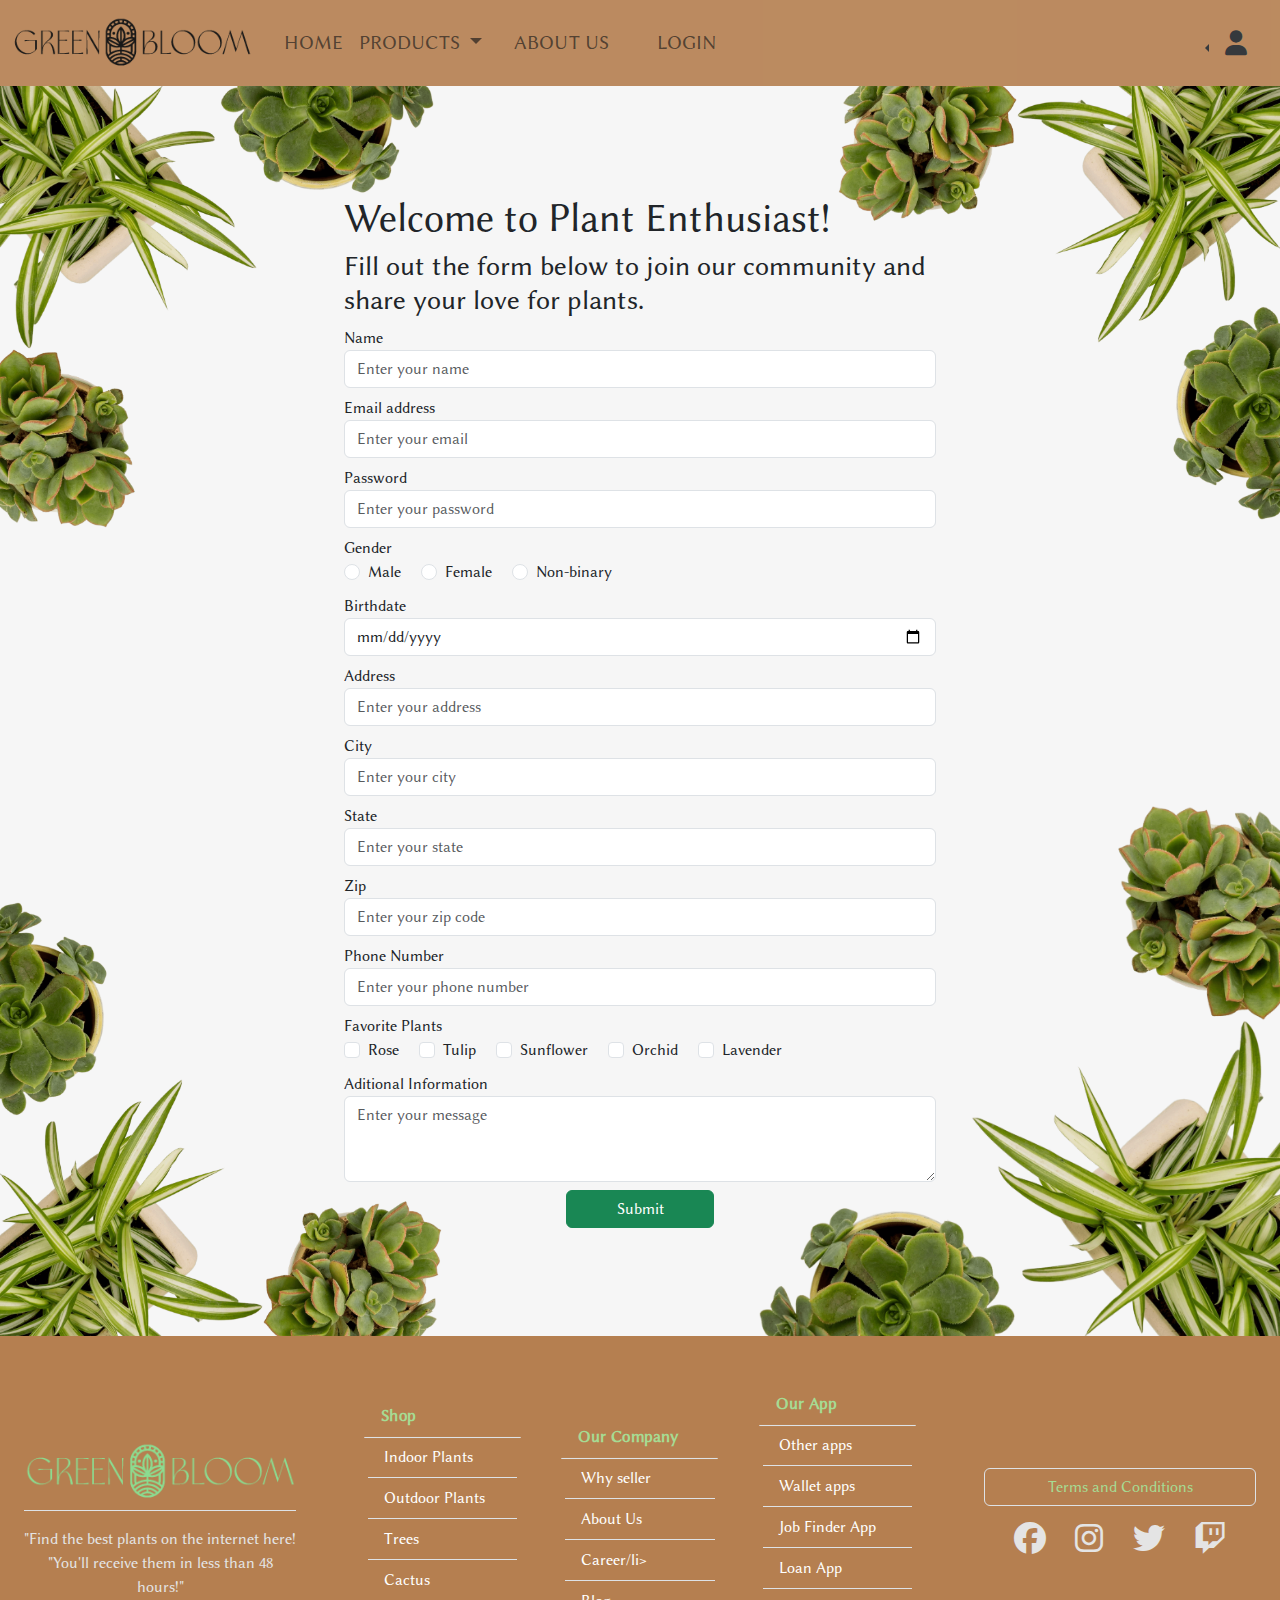
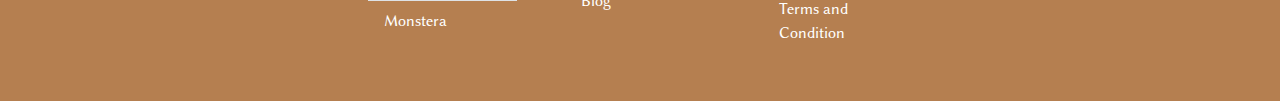
<file: GreenBloom/pages/member.html>
<!DOCTYPE html>
<html lang="es">

<head>
    <meta charset="UTF-8">
    <meta name="viewport" content="width=device-width, initial-scale=1.0">
    <title>Login</title>
    <link rel="shortcut icon" href="./../assets/images/logo_png_verde-1.png" type="image/x-icon">
    <!-- BOOTSTRAP LINK -->
    <link href="https://cdn.jsdelivr.net/npm/bootstrap@5.3.3/dist/css/bootstrap.min.css" rel="stylesheet"
        integrity="sha384-QWTKZyjpPEjISv5WaRU9OFeRpok6YctnYmDr5pNlyT2bRjXh0JMhjY6hW+ALEwIH" crossorigin="anonymous">
    <!-- FOTNAWESOME LINK -->
    <link rel="stylesheet" href="https://cdnjs.cloudflare.com/ajax/libs/font-awesome/6.5.1/css/all.min.css">
    <!-- CSS LINK -->
    <link rel="stylesheet" href="./../css/general.css">
    <link rel="stylesheet" href="./../css/member.css">
</head>

<body>
    <!---------------------------------- HEADER ---------------------------->
    <header>
        <nav class="position-relative navbar navbar-expand-md bg-body-primary nav w-100 ">
            
            <div class="container-fluid nav__container d-flex ">
                
                <a class="navbar-brand me-4" href="./../index.html"><img src="./../assets/images/texto_logo_negro.png"
                    alt="" class="img-logo">
                </a>
                
                <button class="navbar-toggler " type="button" data-bs-toggle="collapse" data-bs-target="#navbarScroll"
                aria-controls="navbarScroll" aria-expanded="false" aria-label="Toggle navigation">
                <span class="navbar-toggler-icon"></span>
            </button>
            
            <div class="collapse navbar-collapse nav__list " id="navbarScroll">
                <ul class="navbar-nav navbar-nav-scroll d-flex flex-nowrap ">
                    <li class="nav-item">
                        <a class="nav-link" aria-current="page" href="./../index.html">HOME</a>
                    </li>
                    <li class="nav-item dropdown">
                        <a class="nav-link dropdown-toggle" href="#" role="button" data-bs-toggle="dropdown"
                        aria-expanded="false">
                        PRODUCTS
                        </a>
                        <ul class="dropdown-menu">
                            <li><a class="dropdown-item" href="./plants.html">Plants</a></li>
                            <li><a class="dropdown-item" href="#">Indoor Plants</a></li>
                            <li><a class="dropdown-item" href="#">Outdoor Plants</a></li>
                            <li><a class="dropdown-item" href="#">Trees</a></li>
                            <li><a class="dropdown-item" href="#">Cactus</a></li>
                        </ul>
                    </li>
                    <li class="nav-item mx-3">
                        <a class="nav-link" href="./specification.html">ABOUT US</a>
                    </li>
                    <li class="nav-item mx-3">
                        <a class="nav-link" href="#">LOGIN</a>
                    </li>
                </ul>
            </div>

            <!-- Default dropstart button -->
            <div class="btn-group dropstart">
                <button type="button" class="btn dropdown-toggle" data-bs-toggle="dropdown" aria-expanded="false">
                    <i class="fa-solid fa-user p-2"></i>
                </button>
                
                
                <form class="dropdown-menu">
                    <div class="mb-3 dropdown-item">
                        <label for="exampleInputEmail1" class="form-label">Email address</label>
                        <input type="email" class="form-control" id="exampleInputEmail1" aria-describedby="emailHelp">
                        <div id="emailHelp" class="form-text">We'll never share your email with anyone else.</div>
                    </div>
                    <div class="mb-3 dropdown-item">
                        <label for="exampleInputPassword1" class="form-label">Password</label>
                        <input type="password" class="form-control" id="exampleInputPassword1">
                    </div>
                    <div class="mb-3 form-check ms-3">
                        <input type="checkbox" class="form-check-input" id="exampleCheck1">
                        <label class="form-check-label" for="exampleCheck1">Remember me</label>
                    </div>
                    <button type="submit" class="btn btn-success ms-3">Submit</button>
                </form>
            </div>
        </div>
    </nav>
</header>
    
    
    
    <!----------------------------- MAIN ------------------------->
    <main class="position-relative">
        
        <!----------------------------- FLOWER AROUND ------------------------->
        <img src="./../assets/images/adorno.png" alt="" class="col-5 position-absolute z-n1">
        <img src="./../assets/images/adorno-turn-90.png" alt="" class="col-5 position-absolute z-n1 top-0 end-0">
        <img src="./../assets/images/adorno-turn-180.png" alt="" class="position-absolute bottom-0 end-0 col-6">
        <img src="./../assets/images/adorno-turn-270.png" alt="" class="col-5 position-absolute z-n1 bottom-0 start-0">


        <!----------------------------- FORM  ------------------------->
        <div
            class=" row container position-relative col-8 col-md-6 form mx-auto d-flex flex-column justify-content-center ">
            <h1 class="z-n1">Welcome to Plant Enthusiast!</h1>
            <h3>Fill out the form below to join our community and share your love for plants.</h3>
            <form class="d-flex flex-column align-middle gap-2">
                <div class="form-group">
                    <label for="inputName">Name</label>
                    <input type="text" class="form-control" id="inputName" placeholder="Enter your name">
                </div>
                <div class="form-group">
                    <label for="inputEmail">Email address</label>
                    <input type="email" class="form-control" id="inputEmail" placeholder="Enter your email">
                </div>
                <div class="form-group">
                    <label for="inputPassword">Password</label>
                    <input type="password" class="form-control" id="inputPassword" placeholder="Enter your password">
                </div>
                <div class="form-group">
                    <label for="inputGender">Gender</label><br>
                    <div class="form-check form-check-inline">
                        <input class="form-check-input" type="radio" name="genderRadio" id="maleRadio" value="male">
                        <label class="form-check-label" for="maleRadio">Male</label>
                    </div>
                    <div class="form-check form-check-inline">
                        <input class="form-check-input" type="radio" name="genderRadio" id="femaleRadio" value="female">
                        <label class="form-check-label" for="femaleRadio">Female</label>
                    </div>
                    <div class="form-check form-check-inline">
                        <input class="form-check-input" type="radio" name="genderRadio" id="noBinarioRadio"
                            value="noBinario">
                        <label class="form-check-label" for="noBinarioRadio">Non-binary</label>
                    </div>
                </div>
                <div class="form-group">
                    <label for="inputBirthdate">Birthdate</label>
                    <input type="date" class="form-control" id="inputBirthdate">
                </div>
                <div class="form-group">
                    <label for="inputAddress">Address</label>
                    <input type="text" class="form-control" id="inputAddress" placeholder="Enter your address">
                </div>
                <div class="form-group">
                    <label for="inputCity">City</label>
                    <input type="text" class="form-control" id="inputCity" placeholder="Enter your city">
                </div>
                <div class="form-group">
                    <label for="inputState">State</label>
                    <input type="text" class="form-control" id="inputState" placeholder="Enter your state">
                </div>
                <div class="form-group">
                    <label for="inputZip">Zip</label>
                    <input type="text" class="form-control" id="inputZip" placeholder="Enter your zip code">
                </div>
                <div class="form-group">
                    <label for="inputPhone">Phone Number</label>
                    <input type="tel" class="form-control" id="inputPhone" placeholder="Enter your phone number">
                </div>
                <div class="form-group">
                    <label>Favorite Plants</label><br>
                    <div class="form-check form-check-inline">
                        <input class="form-check-input" type="checkbox" id="roseCheckbox" value="Rose">
                        <label class="form-check-label" for="roseCheckbox">Rose</label>
                    </div>
                    <div class="form-check form-check-inline">
                        <input class="form-check-input" type="checkbox" id="tulipCheckbox" value="Tulip">
                        <label class="form-check-label" for="tulipCheckbox">Tulip</label>
                    </div>
                    <div class="form-check form-check-inline">
                        <input class="form-check-input" type="checkbox" id="sunflowerCheckbox" value="Sunflower">
                        <label class="form-check-label" for="sunflowerCheckbox">Sunflower</label>
                    </div>
                    <div class="form-check form-check-inline">
                        <input class="form-check-input" type="checkbox" id="orchidCheckbox" value="Orchid">
                        <label class="form-check-label" for="orchidCheckbox">Orchid</label>
                    </div>
                    <div class="form-check form-check-inline">
                        <input class="form-check-input" type="checkbox" id="lavenderCheckbox" value="Lavender">
                        <label class="form-check-label" for="lavenderCheckbox">Lavender</label>
                    </div>
                </div>
                <div class="form-group">
                    <label for="inputMessage">Aditional Information</label>
                    <textarea class="form-control" id="inputMessage" rows="3"
                        placeholder="Enter your message"></textarea>
                </div>
                <button type="submit" class="btn btn-success mx-auto w-25">Submit</button>
            </form>
        </div>

    </main>







    <!----------------------------- FOOTER ------------------------->
    <footer class="container-footer d-flex flex-wrap">

        <div class=" col-12 col-lg-3 p-4 d-flex flex-column justify-content-center ">
            <img src="./../assets/images/texto_logo_verde-1.png" alt="">
            <p class="d-none d-lg-block border-top text-center pt-3 mt-1">"Find the best plants on the internet here!
                "You'll receive them in less than 48 hours!"</p>
        </div>

        <div class="lists-footer col-12 col-lg-6 p-4 d-flex flex-row flex-wrap justify-content-center align-middle">
            <ul class="list-group list-group-flush col-12 col-lg-4 d-flex flex-column justify-content-center p-4">
                <li class="list-group-item fw-bold">Shop</li>
                <li class="list-group-item">Indoor Plants</li>
                <li class="list-group-item">Outdoor Plants</li>
                <li class="list-group-item">Trees</li>
                <li class="list-group-item">Cactus</li>
                <li class="list-group-item">Monstera</li>
            </ul>
            <ul class="list-group list-group-flush col-12 col-lg-4 d-flex flex-column justify-content-center p-4">
                <li class="list-group-item fw-bold">Our Company</li>
                <li class="list-group-item">Why seller</li>
                <li class="list-group-item">About Us</li>
                <li class="list-group-item">Career/li>
                <li class="list-group-item">Blog</li>
            </ul>
            <ul class="list-group list-group-flush col-12 col-lg-4 d-flex flex-column justify-content-center p-4">
                <li class="list-group-item fw-bold">Our App</li>
                <li class="list-group-item">Other apps</li>
                <li class="list-group-item">Wallet apps</li>
                <li class="list-group-item">Job Finder App</li>
                <li class="list-group-item">Loan App</li>
                <li class="list-group-item">Terms and Condition</li>
            </ul>
        </div>




        <!-------------------------- FOOTER-TERMS MODAL WINDOW ------------------------->
        <div class=" col-12 col-lg-3 p-4 d-flex flex-column justify-content-center">
            <!-- Button trigger modal -->
            <button type="button" class="btn border text-btn" data-bs-toggle="modal" data-bs-target="#exampleModal">
                Terms and Conditions
            </button>

            <!-- RRSS -->
            <div class="rrss d-flex flex-row flex-nowrap my-3 justify-content-evenly fs-2">
                <i class="fa-brands fa-facebook"></i>
                <i class="fa-brands fa-instagram"></i>
                <i class="fa-brands fa-twitter"></i>
                <i class="fa-brands fa-twitch"></i>
            </div>

            <!-- Modal -->
            <div class="modal fade" id="exampleModal" tabindex="-1" aria-labelledby="exampleModalLabel"
                aria-hidden="true">
                <div class="modal-dialog">
                    <div class="modal-content">
                        <div class="modal-header">
                            <h1 class=" fs-5 terms_conditions" id="exampleModalLabel">Terms and Conditions</h1>
                            <button type="button" class="btn-close" data-bs-dismiss="modal" aria-label="Close"></button>
                        </div>
                        <div class="modal-body">
                            <p>
                                These terms and conditions outline the rules and regulations for the use of
                                GreenBlooms's Website.
                            </p>
                            <p>
                                By accessing this website, we assume you accept these terms and conditions in full. Do
                                not
                                continue to use GreenBlooms' website if you do not accept all of the terms and
                                conditions stated on this page.
                            </p>

                            <p>
                                The following terminology applies to these Terms and Conditions, Privacy Statement and
                                Disclaimer Notice and any or all Agreements: "Client," "You" and "Your" refers to you,
                                the
                                person accessing this website and accepting the Company's terms and conditions. "The
                                Company," "Ourselves," "We," "Our" and "Us," refers to our Company. "Party," "Parties,"
                                or
                                "Us," refers to both the Client and ourselves, or either the Client or ourselves. All
                                terms
                                refer to the offer, acceptance, and consideration of payment necessary to undertake the
                                process of our assistance to the Client in the most appropriate manner, whether by
                                formal
                                meetings of a fixed duration, or any other means, for the express purpose of meeting the
                                Client's needs in respect of provision of the Company's stated services/products, in
                                accordance with and subject to, prevailing law of [Country]. Any use of the above
                                terminology or other words in the singular, plural, capitalization and/or he/she or
                                they,
                                are taken as interchangeable and therefore as referring to same.
                            </p>
                            <p>
                                Cookies
                            </p>
                            <p>
                                We employ the use of cookies. By using [Your Company Name]'s website you consent to the
                                use
                                of cookies in accordance with [Your Company Name]'s privacy policy.
                            </p>
                            <p>
                                Most of the modern-day interactive web sites use cookies to enable us to retrieve user
                                details for each visit. Cookies are used in some areas of our site to enable the
                                functionality of this area and ease of use for those people visiting. Some of our
                                affiliate/advertising partners may also use cookies.
                            </p>
                            <p>
                                License
                                Unless otherwise stated, [Your Company Name] and/or its licensors own the intellectual
                                property rights for all material on [Your Company Name]. All intellectual property
                                rights
                                are reserved. You may view and/or print pages from https://www.example.com for your own
                                personal use subject to restrictions set in these terms and conditions.
                                You must not:
                                Republish material from https://www.example.com
                                Sell, rent, or sub-license material from https://www.example.com
                                Reproduce, duplicate or copy material from https://www.example.com
                            </p>
                        </div>
                        <div class="modal-footer">
                            <button type="button" class="btn btn-secondary" data-bs-dismiss="modal">Close</button>
                            <button type="button" class="btn btn-primary">Accept Terms</button>
                        </div>
                    </div>
                </div>
            </div>
        </div>


        <!----------------------------- JS-SCRIPT ------------------------->
        <script src="https://cdn.jsdelivr.net/npm/bootstrap@5.3.3/dist/js/bootstrap.bundle.min.js"
            integrity="sha384-YvpcrYf0tY3lHB60NNkmXc5s9fDVZLESaAA55NDzOxhy9GkcIdslK1eN7N6jIeHz"
            crossorigin="anonymous"></script>
</body>

</html>
</file>
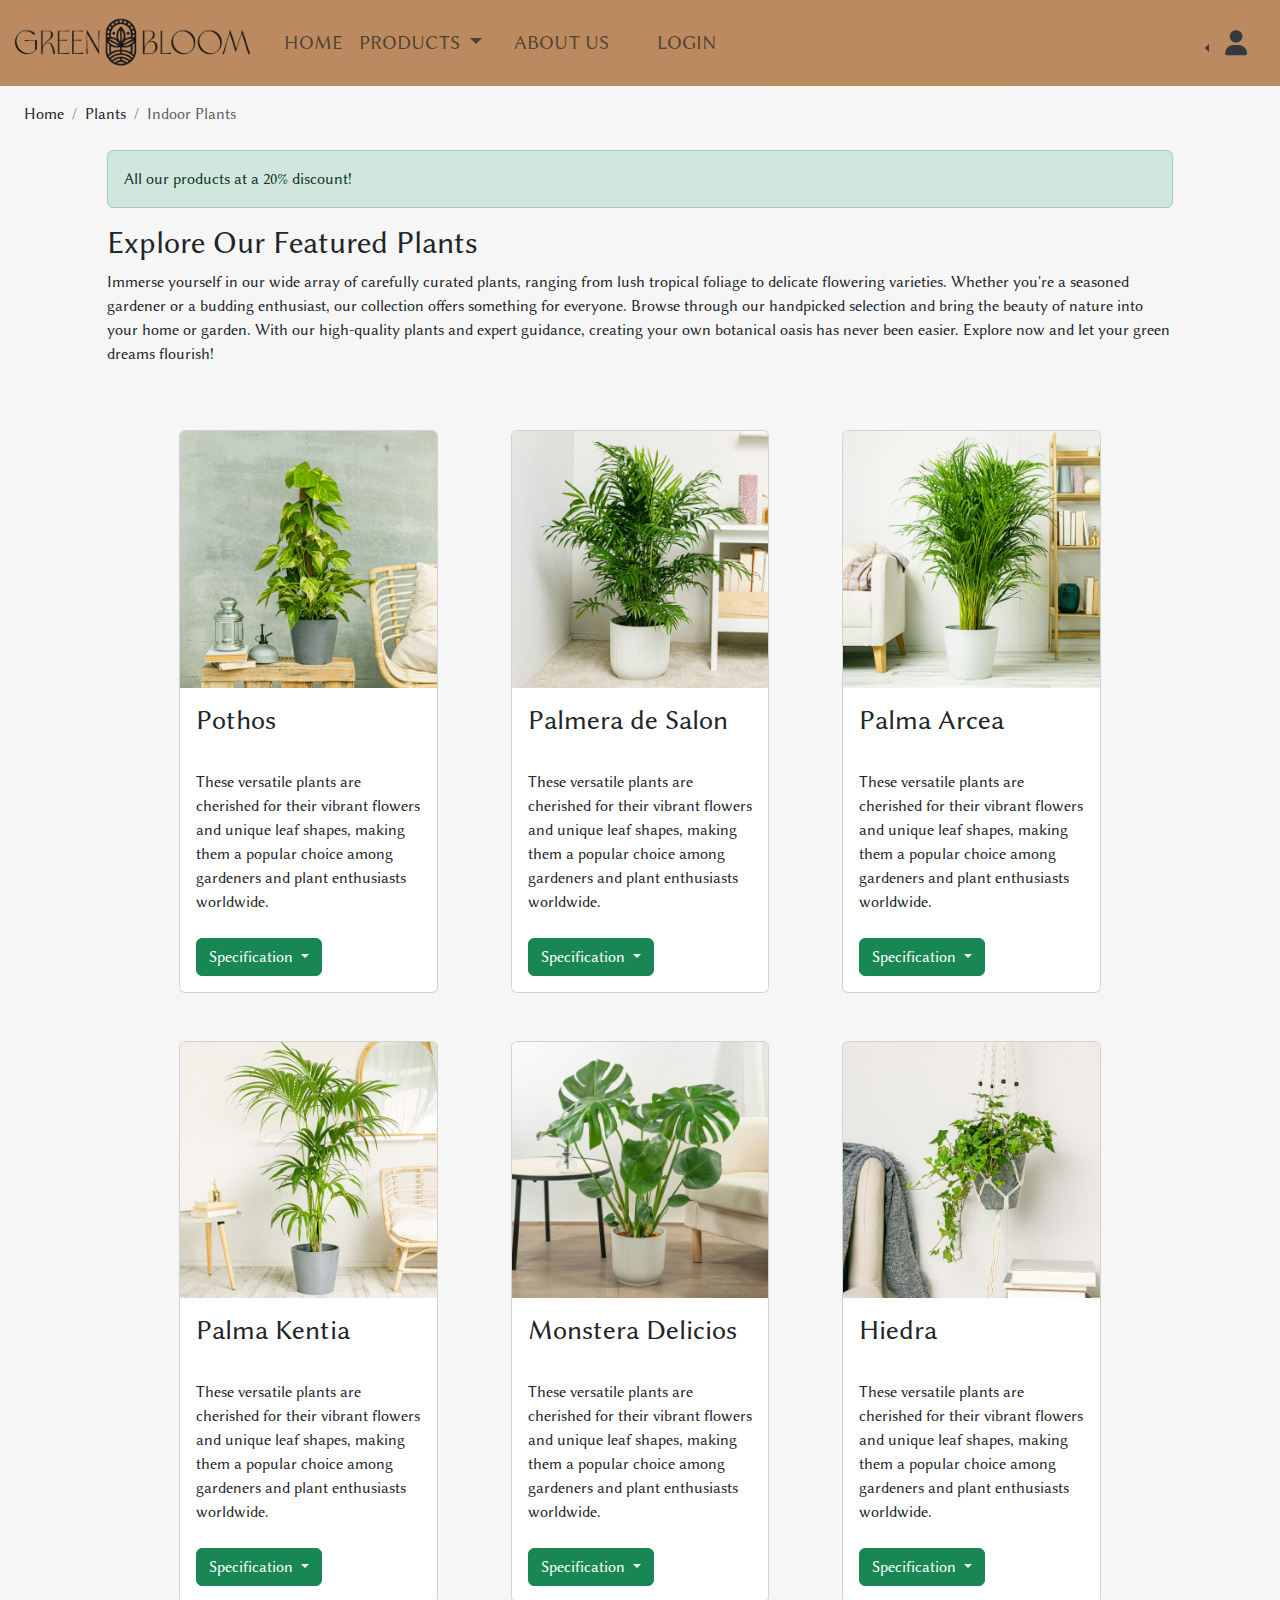
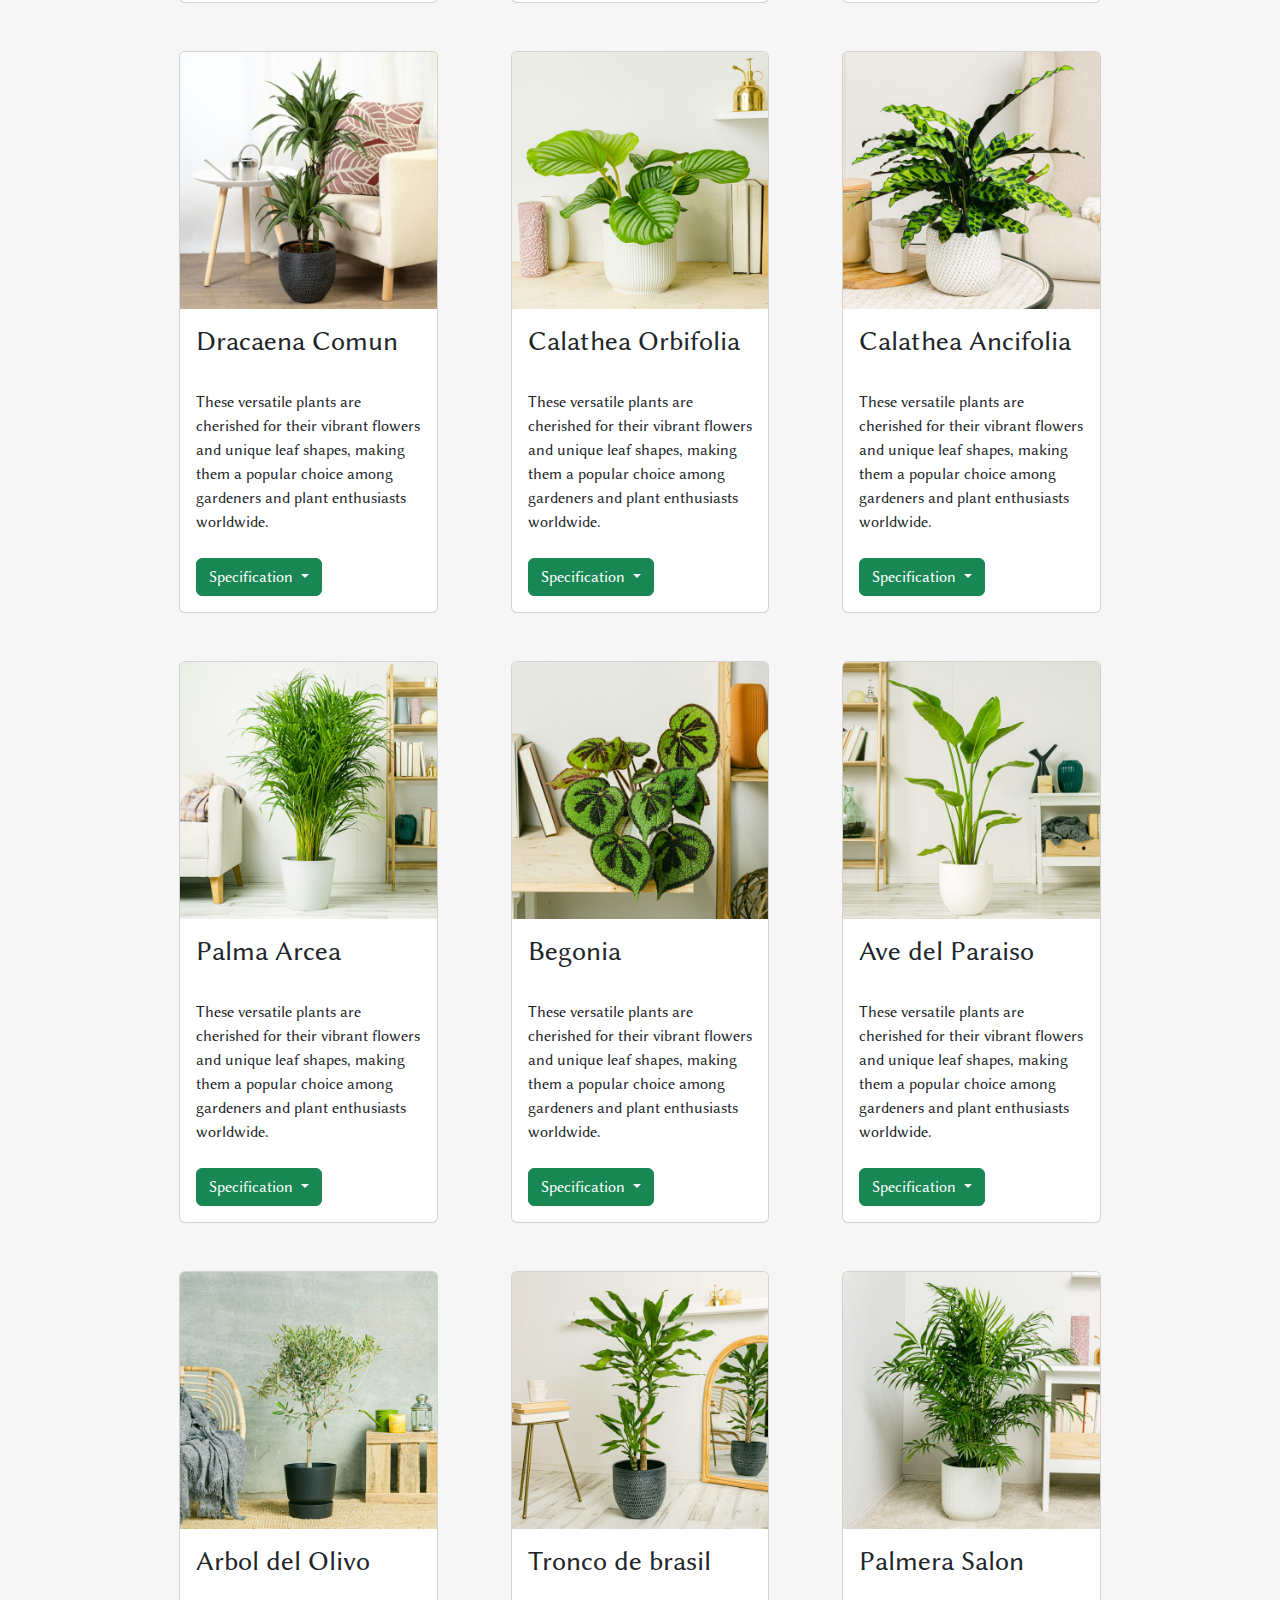
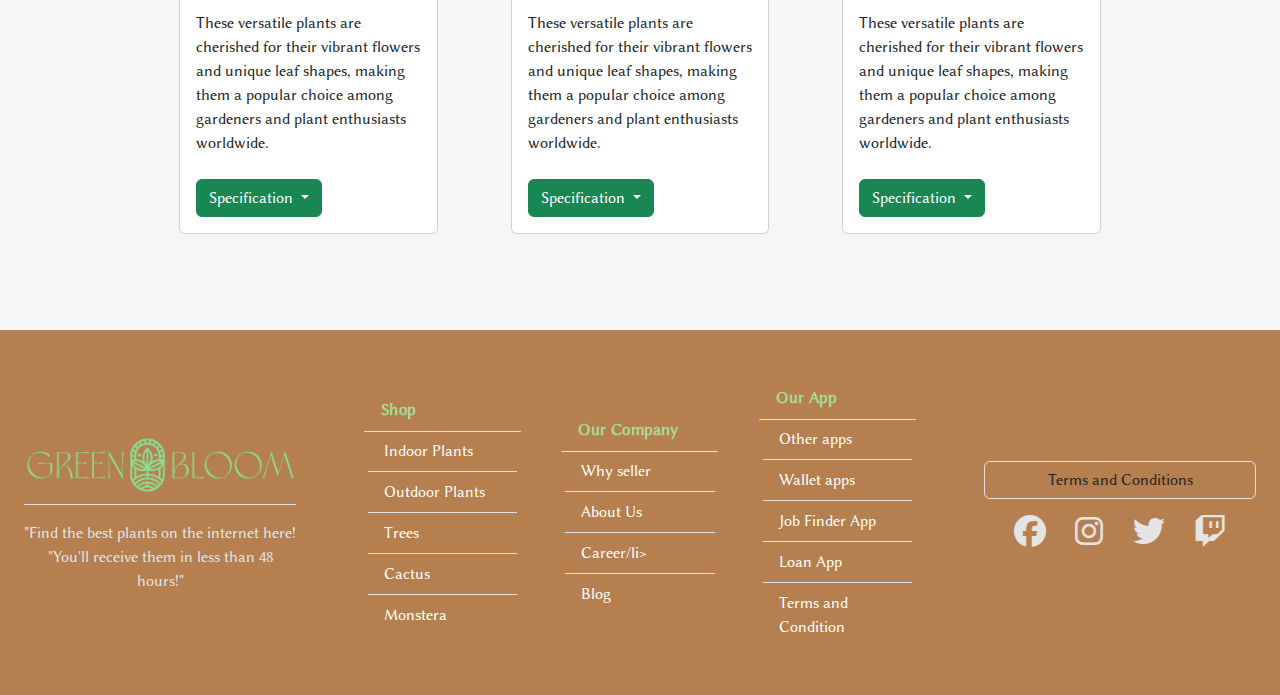
<file: GreenBloom/pages/plants.html>
<!DOCTYPE html>
<html lang="es">

<head>
    <meta charset="UTF-8">
    <meta name="viewport" content="width=device-width, initial-scale=1.0">
    <title>Plants</title>
    <link rel="shortcut icon" href="./../assets/images/logo_png_verde-1.png" type="image/x-icon">

    <!----------------------------------- BOOTSTRAP LINK ------------------------------->
    <link href="https://cdn.jsdelivr.net/npm/bootstrap@5.3.3/dist/css/bootstrap.min.css" rel="stylesheet"
        integrity="sha384-QWTKZyjpPEjISv5WaRU9OFeRpok6YctnYmDr5pNlyT2bRjXh0JMhjY6hW+ALEwIH" crossorigin="anonymous">

    <!----------------------------------- FONTAWESOME LINK ------------------------------->
    <link rel="stylesheet" href="https://cdnjs.cloudflare.com/ajax/libs/font-awesome/6.5.1/css/all.min.css">
    
    <!----------------------------------- CSS LINK ------------------------------->
    <link rel="stylesheet" href="./../css/plants.css">
    <link rel="stylesheet" href="./../css/general.css">
</head>

<body>
    <!----------------------------------- HEADER ------------------------------->
    <header>
        <nav class="position-relative navbar navbar-expand-md bg-body-primary nav w-100 ">

            <div class="container-fluid nav__container d-flex ">

                <a class="navbar-brand me-4" href="./../index.html"><img src="./../assets/images/texto_logo_negro.png"
                        alt="" class="img-logo">
                </a>

                <button class="navbar-toggler " type="button" data-bs-toggle="collapse" data-bs-target="#navbarScroll"
                    aria-controls="navbarScroll" aria-expanded="false" aria-label="Toggle navigation">
                    <span class="navbar-toggler-icon"></span>
                </button>

                <div class="collapse navbar-collapse nav__list " id="navbarScroll">
                    <ul class="navbar-nav navbar-nav-scroll d-flex flex-nowrap ">
                        <li class="nav-item">
                            <a class="nav-link" aria-current="page" href="./../index.html">HOME</a>
                        </li>
                        <li class="nav-item dropdown">
                            <a class="nav-link dropdown-toggle" href="#" role="button" data-bs-toggle="dropdown"
                                aria-expanded="false">
                                PRODUCTS
                            </a>
                            <ul class="dropdown-menu">
                                <li><a class="dropdown-item" href="#">Plants</a></li>
                                <li><a class="dropdown-item" href="#">Indoor Plants</a></li>
                                <li><a class="dropdown-item" href="#">Outdoor Plants</a></li>
                                <li><a class="dropdown-item" href="#">Trees</a></li>
                                <li><a class="dropdown-item" href="#">Cactus</a></li>
                            </ul>
                        </li>
                        <li class="nav-item mx-3">
                            <a class="nav-link" href="./specification.html">ABOUT US</a>
                        </li>
                        <li class="nav-item mx-3">
                            <a class="nav-link" href="./member.html">LOGIN</a>
                        </li>
                    </ul>

                </div>
                <!-- Default dropstart button -->
                <div class="btn-group dropstart">
                    <button type="button" class="btn dropdown-toggle" data-bs-toggle="dropdown" aria-expanded="false">
                        <i class="fa-solid fa-user p-2"></i>
                    </button>


                    <form class="dropdown-menu">
                        <div class="mb-3 dropdown-item">
                            <label for="exampleInputEmail1" class="form-label">Email address</label>
                            <input type="email" class="form-control" id="exampleInputEmail1"
                                aria-describedby="emailHelp">
                            <div id="emailHelp" class="form-text">We'll never share your email with anyone else.</div>
                        </div>
                        <div class="mb-3 dropdown-item">
                            <label for="exampleInputPassword1" class="form-label">Password</label>
                            <input type="password" class="form-control" id="exampleInputPassword1">
                        </div>
                        <div class="mb-3 form-check ms-3">
                            <input type="checkbox" class="form-check-input" id="exampleCheck1">
                            <label class="form-check-label" for="exampleCheck1">Remember me</label>
                        </div>
                        <button type="submit" class="btn btn-success ms-3">Submit</button>
                    </form>
                </div>
            </div>
        </nav>
    </header>


    <!----------------------------------- MAIN ------------------------------->
    <main class="main">

        <nav aria-label="breadcrumb" class="m-4 mt-3">
            <ol class="breadcrumb">
                <li class="breadcrumb-item">Home</li>
                <li class="breadcrumb-item">Plants</li>
                <li class="breadcrumb-item active" aria-current="page">Indoor Plants</li>
            </ol>
        </nav>

        <div class="alert alert-success col-10 mx-auto position-relative z-n1" role="alert">
            All our products at a 20% discount!
        </div>


        <div class="col-10 mx-auto my-3">
            <h2>Explore Our Featured Plants</h2>
            <p>Immerse yourself in our wide array of carefully curated plants, ranging from lush tropical foliage to
                delicate flowering varieties. Whether you're a seasoned gardener or a budding enthusiast, our collection
                offers something for everyone. Browse through our handpicked selection and bring the beauty of nature
                into
                your home or garden. With our high-quality plants and expert guidance, creating your own botanical oasis
                has
                never been easier. Explore now and let your green dreams flourish!</p>
        </div>

        <!---------------------------- MAIN --------------------------->
        <div
            class="main-container d-flex flex-row flex-wrap justify-content-evenly p-3 py-5 col-10 mx-auto gap-3 row-gap-5">

            <!---------------------------- CARD --------------------------->
            <div class="card col-10 col-md-5 col-lg-3 text-justify">
                <img src="./../assets/images/Productos/pothos.jpg" class="card-img-top" alt="...">
                <div class="card-body d-flex flex-column gap-4">
                    <h3>Pothos</h3>
                    <p class="card-text">
                        These versatile plants are cherished for their vibrant flowers and unique leaf shapes,
                        making them a popular choice among gardeners and plant enthusiasts worldwide.
                    </p>
                    <div class="dropdown">
                        <button class="btn btn-success dropdown-toggle" type="button" data-bs-toggle="dropdown"
                            aria-expanded="false">
                            Specification
                        </button>
                        <ul class="dropdown-menu">
                            <div class="d-flex flex-column gap-4 p-3">
                                <!-- SUN -->
                                <div class="d-flex flex-row gap-3 flex-nowrap align-middle">
                                    <i class="fa-solid fa-sun fs-4 col-2"></i>
                                    <div class="d-flex flex-row gap-1 flex-nowrap align-middle pt-1">
                                        <i class="fa-solid fa-circle"></i>
                                        <i class="fa-solid fa-circle"></i>
                                        <i class="fa-solid fa-circle"></i>
                                        <i class="fa-regular fa-circle"></i>
                                        <i class="fa-regular fa-circle"></i>
                                    </div>
                                    <p>3/5</p>
                                </div>
                                <!-- WATER -->
                                <div class="d-flex flex-row gap-3 flex-nowrap align-middle">
                                    <i class="fa-solid fa-droplet fs-4 col-2 ps-1"></i>
                                    <div class="d-flex flex-row gap-1 flex-nowrap align-middle pt-1">
                                        <i class="fa-solid fa-circle"></i>
                                        <i class="fa-solid fa-circle"></i>
                                        <i class="fa-solid fa-circle"></i>
                                        <i class="fa-solid fa-circle"></i>
                                        <i class="fa-regular fa-circle"></i>
                                    </div>
                                    <p>4/5</p>
                                </div>
                                <!--  -->
                                <div class="d-flex flex-row gap-3 flex-nowrap align-middle">
                                    <i class="fa-solid fa-water fs-4 col-2"></i>
                                    <div class="d-flex flex-row gap-1 flex-nowrap align-middle pt-1">
                                        <i class="fa-solid fa-circle"></i>
                                        <i class="fa-solid fa-circle"></i>
                                        <i class="fa-solid fa-circle"></i>
                                        <i class="fa-regular fa-circle"></i>
                                        <i class="fa-regular fa-circle"></i>
                                    </div>
                                    <p>3/5</p>
                                </div>
                        </ul>
                    </div>
                </div>
            </div>

            <!---------------------------- CARD --------------------------->
            <div class="card col-10 col-md-5 col-lg-3 position-relative">
                <img src="./../assets/images/Productos/palmeraSalon.jpg" class="card-img-top" alt="...">
                <div class="card-body d-flex flex-column gap-4">
                    <h3>Palmera de Salon</h3>
                    <p class="card-text">
                        These versatile plants are cherished for their vibrant flowers and unique leaf shapes,
                        making them a popular choice among gardeners and plant enthusiasts worldwide.
                    </p>
                    <div class="dropdown">
                        <button class="btn btn-success dropdown-toggle" type="button" data-bs-toggle="dropdown"
                            aria-expanded="false">
                            Specification
                        </button>
                        <ul class="dropdown-menu">
                            <div class="d-flex flex-column gap-4 p-3">
                                <!-- SUN -->
                                <div class="d-flex flex-row gap-3 flex-nowrap align-middle">
                                    <i class="fa-solid fa-sun fs-4 col-2"></i>
                                    <div class="d-flex flex-row gap-1 flex-nowrap align-middle pt-1">
                                        <i class="fa-solid fa-circle"></i>
                                        <i class="fa-solid fa-circle"></i>
                                        <i class="fa-solid fa-circle"></i>
                                        <i class="fa-regular fa-circle"></i>
                                        <i class="fa-regular fa-circle"></i>
                                    </div>
                                    <p>3/5</p>
                                </div>
                                <!-- WATER -->
                                <div class="d-flex flex-row gap-3 flex-nowrap align-middle">
                                    <i class="fa-solid fa-droplet fs-4 col-2 ps-1"></i>
                                    <div class="d-flex flex-row gap-1 flex-nowrap align-middle pt-1">
                                        <i class="fa-solid fa-circle"></i>
                                        <i class="fa-solid fa-circle"></i>
                                        <i class="fa-solid fa-circle"></i>
                                        <i class="fa-solid fa-circle"></i>
                                        <i class="fa-regular fa-circle"></i>
                                    </div>
                                    <p>4/5</p>
                                </div>
                                <!--  -->
                                <div class="d-flex flex-row gap-3 flex-nowrap align-middle">
                                    <i class="fa-solid fa-water fs-4 col-2"></i>
                                    <div class="d-flex flex-row gap-1 flex-nowrap align-middle pt-1">
                                        <i class="fa-solid fa-circle"></i>
                                        <i class="fa-solid fa-circle"></i>
                                        <i class="fa-solid fa-circle"></i>
                                        <i class="fa-regular fa-circle"></i>
                                        <i class="fa-regular fa-circle"></i>
                                    </div>
                                    <p>3/5</p>
                                </div>
                        </ul>
                    </div>
                </div>
            </div>

            <!---------------------------- CARD --------------------------->
            <div class="card col-10 col-md-5 col-lg-3">
                <img src="./../assets/images/Productos/palmaAreca.jpg" class="card-img-top" alt="...">
                <div class="card-body d-flex flex-column gap-4">
                    <h3>Palma Arcea</h3>
                    <p class="card-text">
                        These versatile plants are cherished for their vibrant flowers and unique leaf shapes,
                        making them a popular choice among gardeners and plant enthusiasts worldwide.
                    </p>
                    <div class="dropdown">
                        <button class="btn btn-success dropdown-toggle" type="button" data-bs-toggle="dropdown"
                            aria-expanded="false">
                            Specification
                        </button>
                        <ul class="dropdown-menu">
                            <div class="d-flex flex-column gap-4 p-3">
                                <!-- SUN -->
                                <div class="d-flex flex-row gap-3 flex-nowrap align-middle">
                                    <i class="fa-solid fa-sun fs-4 col-2"></i>
                                    <div class="d-flex flex-row gap-1 flex-nowrap align-middle pt-1">
                                        <i class="fa-solid fa-circle"></i>
                                        <i class="fa-solid fa-circle"></i>
                                        <i class="fa-solid fa-circle"></i>
                                        <i class="fa-regular fa-circle"></i>
                                        <i class="fa-regular fa-circle"></i>
                                    </div>
                                    <p>3/5</p>
                                </div>
                                <!-- WATER -->
                                <div class="d-flex flex-row gap-3 flex-nowrap align-middle">
                                    <i class="fa-solid fa-droplet fs-4 col-2 ps-1"></i>
                                    <div class="d-flex flex-row gap-1 flex-nowrap align-middle pt-1">
                                        <i class="fa-solid fa-circle"></i>
                                        <i class="fa-solid fa-circle"></i>
                                        <i class="fa-solid fa-circle"></i>
                                        <i class="fa-solid fa-circle"></i>
                                        <i class="fa-regular fa-circle"></i>
                                    </div>
                                    <p>4/5</p>
                                </div>
                                <!--  -->
                                <div class="d-flex flex-row gap-3 flex-nowrap align-middle">
                                    <i class="fa-solid fa-water fs-4 col-2"></i>
                                    <div class="d-flex flex-row gap-1 flex-nowrap align-middle pt-1">
                                        <i class="fa-solid fa-circle"></i>
                                        <i class="fa-solid fa-circle"></i>
                                        <i class="fa-solid fa-circle"></i>
                                        <i class="fa-regular fa-circle"></i>
                                        <i class="fa-regular fa-circle"></i>
                                    </div>
                                    <p>3/5</p>
                                </div>
                        </ul>
                    </div>
                </div>
            </div>

            <!---------------------------- CARD --------------------------->
            <div class="card col-10 col-md-5 col-lg-3">
                <img src="./../assets/images/Productos/palma-kentia-1.jpg" class="card-img-top" alt="...">
                <div class="card-body d-flex flex-column gap-4">
                    <h3>Palma Kentia</h3>
                    <p class="card-text">
                        These versatile plants are cherished for their vibrant flowers and unique leaf shapes,
                        making them a popular choice among gardeners and plant enthusiasts worldwide.
                    </p>
                    <div class="dropdown">
                        <button class="btn btn-success dropdown-toggle" type="button" data-bs-toggle="dropdown"
                            aria-expanded="false">
                            Specification
                        </button>
                        <ul class="dropdown-menu">
                            <div class="d-flex flex-column gap-4 p-3">
                                <!-- SUN -->
                                <div class="d-flex flex-row gap-3 flex-nowrap align-middle">
                                    <i class="fa-solid fa-sun fs-4 col-2"></i>
                                    <div class="d-flex flex-row gap-1 flex-nowrap align-middle pt-1">
                                        <i class="fa-solid fa-circle"></i>
                                        <i class="fa-solid fa-circle"></i>
                                        <i class="fa-solid fa-circle"></i>
                                        <i class="fa-regular fa-circle"></i>
                                        <i class="fa-regular fa-circle"></i>
                                    </div>
                                    <p>3/5</p>
                                </div>
                                <!-- WATER -->
                                <div class="d-flex flex-row gap-3 flex-nowrap align-middle">
                                    <i class="fa-solid fa-droplet fs-4 col-2 ps-1"></i>
                                    <div class="d-flex flex-row gap-1 flex-nowrap align-middle pt-1">
                                        <i class="fa-solid fa-circle"></i>
                                        <i class="fa-solid fa-circle"></i>
                                        <i class="fa-solid fa-circle"></i>
                                        <i class="fa-solid fa-circle"></i>
                                        <i class="fa-regular fa-circle"></i>
                                    </div>
                                    <p>4/5</p>
                                </div>
                                <!--  -->
                                <div class="d-flex flex-row gap-3 flex-nowrap align-middle">
                                    <i class="fa-solid fa-water fs-4 col-2"></i>
                                    <div class="d-flex flex-row gap-1 flex-nowrap align-middle pt-1">
                                        <i class="fa-solid fa-circle"></i>
                                        <i class="fa-solid fa-circle"></i>
                                        <i class="fa-solid fa-circle"></i>
                                        <i class="fa-regular fa-circle"></i>
                                        <i class="fa-regular fa-circle"></i>
                                    </div>
                                    <p>3/5</p>
                                </div>
                        </ul>
                    </div>
                </div>
            </div>

            <!---------------------------- CARD --------------------------->
            <div class="card col-10 col-md-5 col-lg-3">
                <img src="./../assets/images/Productos/monstera-deliciosa-1.jpg" class="card-img-top" alt="...">
                <div class="card-body d-flex flex-column gap-4">
                    <h3>Monstera Delicios</h3>
                    <p class="card-text">
                        These versatile plants are cherished for their vibrant flowers and unique leaf shapes,
                        making them a popular choice among gardeners and plant enthusiasts worldwide.
                    </p>
                    <div class="dropdown">
                        <button class="btn btn-success dropdown-toggle" type="button" data-bs-toggle="dropdown"
                            aria-expanded="false">
                            Specification
                        </button>
                        <ul class="dropdown-menu">
                            <div class="d-flex flex-column gap-4 p-3">
                                <!-- SUN -->
                                <div class="d-flex flex-row gap-3 flex-nowrap align-middle">
                                    <i class="fa-solid fa-sun fs-4 col-2"></i>
                                    <div class="d-flex flex-row gap-1 flex-nowrap align-middle pt-1">
                                        <i class="fa-solid fa-circle"></i>
                                        <i class="fa-solid fa-circle"></i>
                                        <i class="fa-solid fa-circle"></i>
                                        <i class="fa-regular fa-circle"></i>
                                        <i class="fa-regular fa-circle"></i>
                                    </div>
                                    <p>3/5</p>
                                </div>
                                <!-- WATER -->
                                <div class="d-flex flex-row gap-3 flex-nowrap align-middle">
                                    <i class="fa-solid fa-droplet fs-4 col-2 ps-1"></i>
                                    <div class="d-flex flex-row gap-1 flex-nowrap align-middle pt-1">
                                        <i class="fa-solid fa-circle"></i>
                                        <i class="fa-solid fa-circle"></i>
                                        <i class="fa-solid fa-circle"></i>
                                        <i class="fa-solid fa-circle"></i>
                                        <i class="fa-regular fa-circle"></i>
                                    </div>
                                    <p>4/5</p>
                                </div>
                                <!--  -->
                                <div class="d-flex flex-row gap-3 flex-nowrap align-middle">
                                    <i class="fa-solid fa-water fs-4 col-2"></i>
                                    <div class="d-flex flex-row gap-1 flex-nowrap align-middle pt-1">
                                        <i class="fa-solid fa-circle"></i>
                                        <i class="fa-solid fa-circle"></i>
                                        <i class="fa-solid fa-circle"></i>
                                        <i class="fa-regular fa-circle"></i>
                                        <i class="fa-regular fa-circle"></i>
                                    </div>
                                    <p>3/5</p>
                                </div>
                        </ul>
                    </div>
                </div>
            </div>

            <!---------------------------- CARD --------------------------->
            <div class="card col-10 col-md-5 col-lg-3">
                <img src="./../assets/images/Productos/hiedra.jpg" class="card-img-top" alt="...">
                <div class="card-body d-flex flex-column gap-4">
                    <h3>Hiedra</h3>
                    <p class="card-text">
                        These versatile plants are cherished for their vibrant flowers and unique leaf shapes,
                        making them a popular choice among gardeners and plant enthusiasts worldwide.
                    </p>
                    <div class="dropdown">
                        <button class="btn btn-success dropdown-toggle" type="button" data-bs-toggle="dropdown"
                            aria-expanded="false">
                            Specification
                        </button>
                        <ul class="dropdown-menu">
                            <div class="d-flex flex-column gap-4 p-3">
                                <!-- SUN -->
                                <div class="d-flex flex-row gap-3 flex-nowrap align-middle">
                                    <i class="fa-solid fa-sun fs-4 col-2"></i>
                                    <div class="d-flex flex-row gap-1 flex-nowrap align-middle pt-1">
                                        <i class="fa-solid fa-circle"></i>
                                        <i class="fa-solid fa-circle"></i>
                                        <i class="fa-solid fa-circle"></i>
                                        <i class="fa-regular fa-circle"></i>
                                        <i class="fa-regular fa-circle"></i>
                                    </div>
                                    <p>3/5</p>
                                </div>
                                <!-- WATER -->
                                <div class="d-flex flex-row gap-3 flex-nowrap align-middle">
                                    <i class="fa-solid fa-droplet fs-4 col-2 ps-1"></i>
                                    <div class="d-flex flex-row gap-1 flex-nowrap align-middle pt-1">
                                        <i class="fa-solid fa-circle"></i>
                                        <i class="fa-solid fa-circle"></i>
                                        <i class="fa-solid fa-circle"></i>
                                        <i class="fa-solid fa-circle"></i>
                                        <i class="fa-regular fa-circle"></i>
                                    </div>
                                    <p>4/5</p>
                                </div>
                                <!--  -->
                                <div class="d-flex flex-row gap-3 flex-nowrap align-middle">
                                    <i class="fa-solid fa-water fs-4 col-2"></i>
                                    <div class="d-flex flex-row gap-1 flex-nowrap align-middle pt-1">
                                        <i class="fa-solid fa-circle"></i>
                                        <i class="fa-solid fa-circle"></i>
                                        <i class="fa-solid fa-circle"></i>
                                        <i class="fa-regular fa-circle"></i>
                                        <i class="fa-regular fa-circle"></i>
                                    </div>
                                    <p>3/5</p>
                                </div>
                        </ul>
                    </div>
                </div>
            </div>

            <!---------------------------- CARD --------------------------->
            <div class="card col-10 col-md-5 col-lg-3">
                <img src="./../assets/images/Productos/dracaena.jpg" class="card-img-top" alt="...">
                <div class="card-body d-flex flex-column gap-4">
                    <h3>Dracaena Comun</h3>
                    <p class="card-text">
                        These versatile plants are cherished for their vibrant flowers and unique leaf shapes,
                        making them a popular choice among gardeners and plant enthusiasts worldwide.
                    </p>
                    <div class="dropdown">
                        <button class="btn btn-success dropdown-toggle" type="button" data-bs-toggle="dropdown"
                            aria-expanded="false">
                            Specification
                        </button>
                        <ul class="dropdown-menu">
                            <div class="d-flex flex-column gap-4 p-3">
                                <!-- SUN -->
                                <div class="d-flex flex-row gap-3 flex-nowrap align-middle">
                                    <i class="fa-solid fa-sun fs-4 col-2"></i>
                                    <div class="d-flex flex-row gap-1 flex-nowrap align-middle pt-1">
                                        <i class="fa-solid fa-circle"></i>
                                        <i class="fa-solid fa-circle"></i>
                                        <i class="fa-solid fa-circle"></i>
                                        <i class="fa-regular fa-circle"></i>
                                        <i class="fa-regular fa-circle"></i>
                                    </div>
                                    <p>3/5</p>
                                </div>
                                <!-- WATER -->
                                <div class="d-flex flex-row gap-3 flex-nowrap align-middle">
                                    <i class="fa-solid fa-droplet fs-4 col-2 ps-1"></i>
                                    <div class="d-flex flex-row gap-1 flex-nowrap align-middle pt-1">
                                        <i class="fa-solid fa-circle"></i>
                                        <i class="fa-solid fa-circle"></i>
                                        <i class="fa-solid fa-circle"></i>
                                        <i class="fa-solid fa-circle"></i>
                                        <i class="fa-regular fa-circle"></i>
                                    </div>
                                    <p>4/5</p>
                                </div>
                                <!--  -->
                                <div class="d-flex flex-row gap-3 flex-nowrap align-middle">
                                    <i class="fa-solid fa-water fs-4 col-2"></i>
                                    <div class="d-flex flex-row gap-1 flex-nowrap align-middle pt-1">
                                        <i class="fa-solid fa-circle"></i>
                                        <i class="fa-solid fa-circle"></i>
                                        <i class="fa-solid fa-circle"></i>
                                        <i class="fa-regular fa-circle"></i>
                                        <i class="fa-regular fa-circle"></i>
                                    </div>
                                    <p>3/5</p>
                                </div>
                        </ul>
                    </div>
                </div>
            </div>

            <!---------------------------- CARD --------------------------->
            <div class="card col-10 col-md-5 col-lg-3">
                <img src="./../assets/images/Productos/calatheOrbifolia.jpg" class="card-img-top" alt="...">
                <div class="card-body d-flex flex-column gap-4">
                    <h3>Calathea Orbifolia</h3>
                    <p class="card-text">
                        These versatile plants are cherished for their vibrant flowers and unique leaf shapes,
                        making them a popular choice among gardeners and plant enthusiasts worldwide.
                    </p>
                    <div class="dropdown">
                        <button class="btn btn-success dropdown-toggle" type="button" data-bs-toggle="dropdown"
                            aria-expanded="false">
                            Specification
                        </button>
                        <ul class="dropdown-menu">
                            <div class="d-flex flex-column gap-4 p-3">
                                <!-- SUN -->
                                <div class="d-flex flex-row gap-3 flex-nowrap align-middle">
                                    <i class="fa-solid fa-sun fs-4 col-2"></i>
                                    <div class="d-flex flex-row gap-1 flex-nowrap align-middle pt-1">
                                        <i class="fa-solid fa-circle"></i>
                                        <i class="fa-solid fa-circle"></i>
                                        <i class="fa-solid fa-circle"></i>
                                        <i class="fa-regular fa-circle"></i>
                                        <i class="fa-regular fa-circle"></i>
                                    </div>
                                    <p>3/5</p>
                                </div>
                                <!-- WATER -->
                                <div class="d-flex flex-row gap-3 flex-nowrap align-middle">
                                    <i class="fa-solid fa-droplet fs-4 col-2 ps-1"></i>
                                    <div class="d-flex flex-row gap-1 flex-nowrap align-middle pt-1">
                                        <i class="fa-solid fa-circle"></i>
                                        <i class="fa-solid fa-circle"></i>
                                        <i class="fa-solid fa-circle"></i>
                                        <i class="fa-solid fa-circle"></i>
                                        <i class="fa-regular fa-circle"></i>
                                    </div>
                                    <p>4/5</p>
                                </div>
                                <!--  -->
                                <div class="d-flex flex-row gap-3 flex-nowrap align-middle">
                                    <i class="fa-solid fa-water fs-4 col-2"></i>
                                    <div class="d-flex flex-row gap-1 flex-nowrap align-middle pt-1">
                                        <i class="fa-solid fa-circle"></i>
                                        <i class="fa-solid fa-circle"></i>
                                        <i class="fa-solid fa-circle"></i>
                                        <i class="fa-regular fa-circle"></i>
                                        <i class="fa-regular fa-circle"></i>
                                    </div>
                                    <p>3/5</p>
                                </div>
                        </ul>
                    </div>
                </div>
            </div>

            <!---------------------------- CARD --------------------------->
            <div class="card col-10 col-md-5 col-lg-3">
                <img src="./../assets/images/Productos/calatheaLancifolia.jpg" class="card-img-top" alt="...">
                <div class="card-body d-flex flex-column gap-4">
                    <h3>Calathea Ancifolia</h3>
                    <p class="card-text">
                        These versatile plants are cherished for their vibrant flowers and unique leaf shapes,
                        making them a popular choice among gardeners and plant enthusiasts worldwide.
                    </p>
                    <div class="dropdown">
                        <button class="btn btn-success dropdown-toggle" type="button" data-bs-toggle="dropdown"
                            aria-expanded="false">
                            Specification
                        </button>
                        <ul class="dropdown-menu">
                            <div class="d-flex flex-column gap-4 p-3">
                                <!-- SUN -->
                                <div class="d-flex flex-row gap-3 flex-nowrap align-middle">
                                    <i class="fa-solid fa-sun fs-4 col-2"></i>
                                    <div class="d-flex flex-row gap-1 flex-nowrap align-middle pt-1">
                                        <i class="fa-solid fa-circle"></i>
                                        <i class="fa-solid fa-circle"></i>
                                        <i class="fa-solid fa-circle"></i>
                                        <i class="fa-regular fa-circle"></i>
                                        <i class="fa-regular fa-circle"></i>
                                    </div>
                                    <p>3/5</p>
                                </div>
                                <!-- WATER -->
                                <div class="d-flex flex-row gap-3 flex-nowrap align-middle">
                                    <i class="fa-solid fa-droplet fs-4 col-2 ps-1"></i>
                                    <div class="d-flex flex-row gap-1 flex-nowrap align-middle pt-1">
                                        <i class="fa-solid fa-circle"></i>
                                        <i class="fa-solid fa-circle"></i>
                                        <i class="fa-solid fa-circle"></i>
                                        <i class="fa-solid fa-circle"></i>
                                        <i class="fa-regular fa-circle"></i>
                                    </div>
                                    <p>4/5</p>
                                </div>
                                <!--  -->
                                <div class="d-flex flex-row gap-3 flex-nowrap align-middle">
                                    <i class="fa-solid fa-water fs-4 col-2"></i>
                                    <div class="d-flex flex-row gap-1 flex-nowrap align-middle pt-1">
                                        <i class="fa-solid fa-circle"></i>
                                        <i class="fa-solid fa-circle"></i>
                                        <i class="fa-solid fa-circle"></i>
                                        <i class="fa-regular fa-circle"></i>
                                        <i class="fa-regular fa-circle"></i>
                                    </div>
                                    <p>3/5</p>
                                </div>
                        </ul>
                    </div>
                </div>
            </div>

            <!---------------------------- CARD --------------------------->
            <div class="card col-10 col-md-5 col-lg-3">
                <img src="./../assets/images/Productos/palmaAreca.jpg" class="card-img-top" alt="...">
                <div class="card-body d-flex flex-column gap-4">
                    <h3>Palma Arcea</h3>
                    <p class="card-text">
                        These versatile plants are cherished for their vibrant flowers and unique leaf shapes,
                        making them a popular choice among gardeners and plant enthusiasts worldwide.
                    </p>
                    <div class="dropdown">
                        <button class="btn btn-success dropdown-toggle" type="button" data-bs-toggle="dropdown"
                            aria-expanded="false">
                            Specification
                        </button>
                        <ul class="dropdown-menu">
                            <div class="d-flex flex-column gap-4 p-3">
                                <!-- SUN -->
                                <div class="d-flex flex-row gap-3 flex-nowrap align-middle">
                                    <i class="fa-solid fa-sun fs-4 col-2"></i>
                                    <div class="d-flex flex-row gap-1 flex-nowrap align-middle pt-1">
                                        <i class="fa-solid fa-circle"></i>
                                        <i class="fa-solid fa-circle"></i>
                                        <i class="fa-solid fa-circle"></i>
                                        <i class="fa-regular fa-circle"></i>
                                        <i class="fa-regular fa-circle"></i>
                                    </div>
                                    <p>3/5</p>
                                </div>
                                <!-- WATER -->
                                <div class="d-flex flex-row gap-3 flex-nowrap align-middle">
                                    <i class="fa-solid fa-droplet fs-4 col-2 ps-1"></i>
                                    <div class="d-flex flex-row gap-1 flex-nowrap align-middle pt-1">
                                        <i class="fa-solid fa-circle"></i>
                                        <i class="fa-solid fa-circle"></i>
                                        <i class="fa-solid fa-circle"></i>
                                        <i class="fa-solid fa-circle"></i>
                                        <i class="fa-regular fa-circle"></i>
                                    </div>
                                    <p>4/5</p>
                                </div>
                                <!--  -->
                                <div class="d-flex flex-row gap-3 flex-nowrap align-middle">
                                    <i class="fa-solid fa-water fs-4 col-2"></i>
                                    <div class="d-flex flex-row gap-1 flex-nowrap align-middle pt-1">
                                        <i class="fa-solid fa-circle"></i>
                                        <i class="fa-solid fa-circle"></i>
                                        <i class="fa-solid fa-circle"></i>
                                        <i class="fa-regular fa-circle"></i>
                                        <i class="fa-regular fa-circle"></i>
                                    </div>
                                    <p>3/5</p>
                                </div>
                        </ul>
                    </div>
                </div>
            </div>

            <!---------------------------- CARD --------------------------->
            <div class="card col-10 col-md-5 col-lg-3">
                <img src="./../assets/images/Productos/begonia.jpg" class="card-img-top" alt="...">
                <div class="card-body d-flex flex-column gap-4">
                    <h3>Begonia</h3>
                    <p class="card-text">
                        These versatile plants are cherished for their vibrant flowers and unique leaf shapes,
                        making them a popular choice among gardeners and plant enthusiasts worldwide.
                    </p>
                    <div class="dropdown">
                        <button class="btn btn-success dropdown-toggle" type="button" data-bs-toggle="dropdown"
                            aria-expanded="false">
                            Specification
                        </button>
                        <ul class="dropdown-menu">
                            <div class="d-flex flex-column gap-4 p-3">
                                <!-- SUN -->
                                <div class="d-flex flex-row gap-3 flex-nowrap align-middle">
                                    <i class="fa-solid fa-sun fs-4 col-2"></i>
                                    <div class="d-flex flex-row gap-1 flex-nowrap align-middle pt-1">
                                        <i class="fa-solid fa-circle"></i>
                                        <i class="fa-solid fa-circle"></i>
                                        <i class="fa-solid fa-circle"></i>
                                        <i class="fa-regular fa-circle"></i>
                                        <i class="fa-regular fa-circle"></i>
                                    </div>
                                    <p>3/5</p>
                                </div>
                                <!-- WATER -->
                                <div class="d-flex flex-row gap-3 flex-nowrap align-middle">
                                    <i class="fa-solid fa-droplet fs-4 col-2 ps-1"></i>
                                    <div class="d-flex flex-row gap-1 flex-nowrap align-middle pt-1">
                                        <i class="fa-solid fa-circle"></i>
                                        <i class="fa-solid fa-circle"></i>
                                        <i class="fa-solid fa-circle"></i>
                                        <i class="fa-solid fa-circle"></i>
                                        <i class="fa-regular fa-circle"></i>
                                    </div>
                                    <p>4/5</p>
                                </div>
                                <!--  -->
                                <div class="d-flex flex-row gap-3 flex-nowrap align-middle">
                                    <i class="fa-solid fa-water fs-4 col-2"></i>
                                    <div class="d-flex flex-row gap-1 flex-nowrap align-middle pt-1">
                                        <i class="fa-solid fa-circle"></i>
                                        <i class="fa-solid fa-circle"></i>
                                        <i class="fa-solid fa-circle"></i>
                                        <i class="fa-regular fa-circle"></i>
                                        <i class="fa-regular fa-circle"></i>
                                    </div>
                                    <p>3/5</p>
                                </div>
                        </ul>
                    </div>
                </div>
            </div>

            <!---------------------------- CARD --------------------------->
            <div class="card col-10 col-md-5 col-lg-3">
                <img src="./../assets/images/Productos/aveParaiso.jpg" class="card-img-top" alt="...">
                <div class="card-body d-flex flex-column gap-4">
                    <h3>Ave del Paraiso</h3>
                    <p class="card-text">
                        These versatile plants are cherished for their vibrant flowers and unique leaf shapes,
                        making them a popular choice among gardeners and plant enthusiasts worldwide.
                    </p>
                    <div class="dropdown">
                        <button class="btn btn-success dropdown-toggle" type="button" data-bs-toggle="dropdown"
                            aria-expanded="false">
                            Specification
                        </button>
                        <ul class="dropdown-menu">
                            <div class="d-flex flex-column gap-4 p-3">
                                <!-- SUN -->
                                <div class="d-flex flex-row gap-3 flex-nowrap align-middle">
                                    <i class="fa-solid fa-sun fs-4 col-2"></i>
                                    <div class="d-flex flex-row gap-1 flex-nowrap align-middle pt-1">
                                        <i class="fa-solid fa-circle"></i>
                                        <i class="fa-solid fa-circle"></i>
                                        <i class="fa-solid fa-circle"></i>
                                        <i class="fa-regular fa-circle"></i>
                                        <i class="fa-regular fa-circle"></i>
                                    </div>
                                    <p>3/5</p>
                                </div>
                                <!-- WATER -->
                                <div class="d-flex flex-row gap-3 flex-nowrap align-middle">
                                    <i class="fa-solid fa-droplet fs-4 col-2 ps-1"></i>
                                    <div class="d-flex flex-row gap-1 flex-nowrap align-middle pt-1">
                                        <i class="fa-solid fa-circle"></i>
                                        <i class="fa-solid fa-circle"></i>
                                        <i class="fa-solid fa-circle"></i>
                                        <i class="fa-solid fa-circle"></i>
                                        <i class="fa-regular fa-circle"></i>
                                    </div>
                                    <p>4/5</p>
                                </div>
                                <!--  -->
                                <div class="d-flex flex-row gap-3 flex-nowrap align-middle">
                                    <i class="fa-solid fa-water fs-4 col-2"></i>
                                    <div class="d-flex flex-row gap-1 flex-nowrap align-middle pt-1">
                                        <i class="fa-solid fa-circle"></i>
                                        <i class="fa-solid fa-circle"></i>
                                        <i class="fa-solid fa-circle"></i>
                                        <i class="fa-regular fa-circle"></i>
                                        <i class="fa-regular fa-circle"></i>
                                    </div>
                                    <p>3/5</p>
                                </div>
                        </ul>
                    </div>
                </div>
            </div>

            <!---------------------------- CARD --------------------------->
            <div class="card col-10 col-md-5 col-lg-3">
                <img src="./../assets/images/Productos/arbolOlivo.jpg" class="card-img-top" alt="...">
                <div class="card-body d-flex flex-column gap-4">
                    <h3>Arbol del Olivo</h3>
                    <p class="card-text">
                        These versatile plants are cherished for their vibrant flowers and unique leaf shapes,
                        making them a popular choice among gardeners and plant enthusiasts worldwide.
                    </p>
                    <div class="dropdown">
                        <button class="btn btn-success dropdown-toggle" type="button" data-bs-toggle="dropdown"
                            aria-expanded="false">
                            Specification
                        </button>
                        <ul class="dropdown-menu">
                            <div class="d-flex flex-column gap-4 p-3">
                                <!-- SUN -->
                                <div class="d-flex flex-row gap-3 flex-nowrap align-middle">
                                    <i class="fa-solid fa-sun fs-4 col-2"></i>
                                    <div class="d-flex flex-row gap-1 flex-nowrap align-middle pt-1">
                                        <i class="fa-solid fa-circle"></i>
                                        <i class="fa-solid fa-circle"></i>
                                        <i class="fa-solid fa-circle"></i>
                                        <i class="fa-regular fa-circle"></i>
                                        <i class="fa-regular fa-circle"></i>
                                    </div>
                                    <p>3/5</p>
                                </div>
                                <!-- WATER -->
                                <div class="d-flex flex-row gap-3 flex-nowrap align-middle">
                                    <i class="fa-solid fa-droplet fs-4 col-2 ps-1"></i>
                                    <div class="d-flex flex-row gap-1 flex-nowrap align-middle pt-1">
                                        <i class="fa-solid fa-circle"></i>
                                        <i class="fa-solid fa-circle"></i>
                                        <i class="fa-solid fa-circle"></i>
                                        <i class="fa-solid fa-circle"></i>
                                        <i class="fa-regular fa-circle"></i>
                                    </div>
                                    <p>4/5</p>
                                </div>
                                <!--  -->
                                <div class="d-flex flex-row gap-3 flex-nowrap align-middle">
                                    <i class="fa-solid fa-water fs-4 col-2"></i>
                                    <div class="d-flex flex-row gap-1 flex-nowrap align-middle pt-1">
                                        <i class="fa-solid fa-circle"></i>
                                        <i class="fa-solid fa-circle"></i>
                                        <i class="fa-solid fa-circle"></i>
                                        <i class="fa-regular fa-circle"></i>
                                        <i class="fa-regular fa-circle"></i>
                                    </div>
                                    <p>3/5</p>
                                </div>
                        </ul>
                    </div>
                </div>
            </div>

            <!---------------------------- CARD --------------------------->
            <div class="card col-10 col-md-5 col-lg-3">
                <img src="./../assets/images/Productos/troncoBrasil.jpg" class="card-img-top" alt="...">
                <div class="card-body d-flex flex-column gap-4">
                    <h3>Tronco de brasil</h3>
                    <p class="card-text">
                        These versatile plants are cherished for their vibrant flowers and unique leaf shapes,
                        making them a popular choice among gardeners and plant enthusiasts worldwide.
                    </p>
                    <div class="dropdown">
                        <button class="btn btn-success dropdown-toggle" type="button" data-bs-toggle="dropdown"
                            aria-expanded="false">
                            Specification
                        </button>
                        <ul class="dropdown-menu">
                            <div class="d-flex flex-column gap-4 p-3">
                                <!-- SUN -->
                                <div class="d-flex flex-row gap-3 flex-nowrap align-middle">
                                    <i class="fa-solid fa-sun fs-4 col-2"></i>
                                    <div class="d-flex flex-row gap-1 flex-nowrap align-middle pt-1">
                                        <i class="fa-solid fa-circle"></i>
                                        <i class="fa-solid fa-circle"></i>
                                        <i class="fa-solid fa-circle"></i>
                                        <i class="fa-regular fa-circle"></i>
                                        <i class="fa-regular fa-circle"></i>
                                    </div>
                                    <p>3/5</p>
                                </div>
                                <!-- WATER -->
                                <div class="d-flex flex-row gap-3 flex-nowrap align-middle">
                                    <i class="fa-solid fa-droplet fs-4 col-2 ps-1"></i>
                                    <div class="d-flex flex-row gap-1 flex-nowrap align-middle pt-1">
                                        <i class="fa-solid fa-circle"></i>
                                        <i class="fa-solid fa-circle"></i>
                                        <i class="fa-solid fa-circle"></i>
                                        <i class="fa-solid fa-circle"></i>
                                        <i class="fa-regular fa-circle"></i>
                                    </div>
                                    <p>4/5</p>
                                </div>
                                <!--  -->
                                <div class="d-flex flex-row gap-3 flex-nowrap align-middle">
                                    <i class="fa-solid fa-water fs-4 col-2"></i>
                                    <div class="d-flex flex-row gap-1 flex-nowrap align-middle pt-1">
                                        <i class="fa-solid fa-circle"></i>
                                        <i class="fa-solid fa-circle"></i>
                                        <i class="fa-solid fa-circle"></i>
                                        <i class="fa-regular fa-circle"></i>
                                        <i class="fa-regular fa-circle"></i>
                                    </div>
                                    <p>3/5</p>
                                </div>
                        </ul>
                    </div>
                </div>
            </div>

            <!---------------------------- CARD --------------------------->
            <div class="card col-10 col-md-5 col-lg-3">
                <img src="./../assets/images/Productos/palmeraSalon.jpg" class="card-img-top" alt="...">
                <div class="card-body d-flex flex-column gap-4">
                    <h3>Palmera Salon</h3>
                    <p class="card-text">
                        These versatile plants are cherished for their vibrant flowers and unique leaf shapes,
                        making them a popular choice among gardeners and plant enthusiasts worldwide.
                    </p>
                    <div class="dropdown">
                        <button class="btn btn-success dropdown-toggle" type="button" data-bs-toggle="dropdown"
                            aria-expanded="false">
                            Specification
                        </button>
                        <ul class="dropdown-menu">
                            <div class="d-flex flex-column gap-4 p-3">
                                <!-- SUN -->
                                <div class="d-flex flex-row gap-3 flex-nowrap align-middle">
                                    <i class="fa-solid fa-sun fs-4 col-2"></i>
                                    <div class="d-flex flex-row gap-1 flex-nowrap align-middle pt-1">
                                        <i class="fa-solid fa-circle"></i>
                                        <i class="fa-solid fa-circle"></i>
                                        <i class="fa-solid fa-circle"></i>
                                        <i class="fa-regular fa-circle"></i>
                                        <i class="fa-regular fa-circle"></i>
                                    </div>
                                    <p>3/5</p>
                                </div>
                                <!-- WATER -->
                                <div class="d-flex flex-row gap-3 flex-nowrap align-middle">
                                    <i class="fa-solid fa-droplet fs-4 col-2 ps-1"></i>
                                    <div class="d-flex flex-row gap-1 flex-nowrap align-middle pt-1">
                                        <i class="fa-solid fa-circle"></i>
                                        <i class="fa-solid fa-circle"></i>
                                        <i class="fa-solid fa-circle"></i>
                                        <i class="fa-solid fa-circle"></i>
                                        <i class="fa-regular fa-circle"></i>
                                    </div>
                                    <p>4/5</p>
                                </div>
                                <!--  -->
                                <div class="d-flex flex-row gap-3 flex-nowrap align-middle">
                                    <i class="fa-solid fa-water fs-4 col-2"></i>
                                    <div class="d-flex flex-row gap-1 flex-nowrap align-middle pt-1">
                                        <i class="fa-solid fa-circle"></i>
                                        <i class="fa-solid fa-circle"></i>
                                        <i class="fa-solid fa-circle"></i>
                                        <i class="fa-regular fa-circle"></i>
                                        <i class="fa-regular fa-circle"></i>
                                    </div>
                                    <p>3/5</p>
                                </div>
                        </ul>
                    </div>
                </div>
            </div>
        </div>
    </main>
















    <!---------------------------- FOOTER --------------------------->
    <footer class="container-footer mt-5 d-flex flex-wrap">

        <div class=" col-12 col-lg-3 p-4 d-flex flex-column justify-content-center ">
            <img src="./../assets/images/texto_logo_verde-1.png" alt="">
            <p class="d-none d-lg-block border-top text-center pt-3 mt-1">"Find the best plants on the internet here!
                "You'll receive them in less than 48 hours!"</p>
        </div>

        <div class="lists-footer col-12 col-lg-6 p-4 d-flex flex-row flex-wrap justify-content-center align-middle">
            <ul class="list-group list-group-flush col-12 col-lg-4 d-flex flex-column justify-content-center p-4">
                <li class="list-group-item fw-bold">Shop</li>
                <li class="list-group-item">Indoor Plants</li>
                <li class="list-group-item">Outdoor Plants</li>
                <li class="list-group-item">Trees</li>
                <li class="list-group-item">Cactus</li>
                <li class="list-group-item">Monstera</li>
            </ul>
            <ul class="list-group list-group-flush col-12 col-lg-4 d-flex flex-column justify-content-center p-4">
                <li class="list-group-item fw-bold">Our Company</li>
                <li class="list-group-item">Why seller</li>
                <li class="list-group-item">About Us</li>
                <li class="list-group-item">Career/li>
                <li class="list-group-item">Blog</li>
            </ul>
            <ul class="list-group list-group-flush col-12 col-lg-4 d-flex flex-column justify-content-center p-4">
                <li class="list-group-item fw-bold">Our App</li>
                <li class="list-group-item">Other apps</li>
                <li class="list-group-item">Wallet apps</li>
                <li class="list-group-item">Job Finder App</li>
                <li class="list-group-item">Loan App</li>
                <li class="list-group-item">Terms and Condition</li>
            </ul>


        </div>
        <div class=" col-12 col-lg-3 p-4 d-flex flex-column justify-content-center">
            <!-- Button trigger modal -->
            <button type="button" class="btn border" data-bs-toggle="modal" data-bs-target="#exampleModal">
                Terms and Conditions
            </button>

            <!-- RRSS -->
            <div class="rrss d-flex flex-row flex-nowrap my-3 justify-content-evenly fs-2">
                <i class="fa-brands fa-facebook"></i>
                <i class="fa-brands fa-instagram"></i>
                <i class="fa-brands fa-twitter"></i>
                <i class="fa-brands fa-twitch"></i>
            </div>


            <!---------------------------- TERMS AND CONDITIONS - MODAL WINDOWS --------------------------->
            <div class="modal fade" id="exampleModal" tabindex="-1" aria-labelledby="exampleModalLabel"
                aria-hidden="true">
                <div class="modal-dialog">
                    <div class="modal-content">
                        <div class="modal-header">
                            <h1 class="modal-title fs-5 terms_conditions" id="exampleModalLabel">Terms and Conditions
                            </h1>
                            <button type="button" class="btn-close" data-bs-dismiss="modal" aria-label="Close"></button>
                        </div>
                        <div class="modal-body">
                            <p>
                                These terms and conditions outline the rules and regulations for the use of [Your
                                Company
                                Name]'s Website.
                            </p>
                            <p>
                                By accessing this website, we assume you accept these terms and conditions in full. Do
                                not
                                continue to use [Your Company Name]'s website if you do not accept all of the terms and
                                conditions stated on this page.
                            </p>

                            <p>
                                The following terminology applies to these Terms and Conditions, Privacy Statement and
                                Disclaimer Notice and any or all Agreements: "Client," "You" and "Your" refers to you,
                                the
                                person accessing this website and accepting the Company's terms and conditions. "The
                                Company," "Ourselves," "We," "Our" and "Us," refers to our Company. "Party," "Parties,"
                                or
                                "Us," refers to both the Client and ourselves, or either the Client or ourselves. All
                                terms
                                refer to the offer, acceptance, and consideration of payment necessary to undertake the
                                process of our assistance to the Client in the most appropriate manner, whether by
                                formal
                                meetings of a fixed duration, or any other means, for the express purpose of meeting the
                                Client's needs in respect of provision of the Company's stated services/products, in
                                accordance with and subject to, prevailing law of [Country]. Any use of the above
                                terminology or other words in the singular, plural, capitalization and/or he/she or
                                they,
                                are taken as interchangeable and therefore as referring to same.
                            </p>
                            <p>
                                Cookies
                            </p>
                            <p>
                                We employ the use of cookies. By using [Your Company Name]'s website you consent to the
                                use
                                of cookies in accordance with [Your Company Name]'s privacy policy.
                            </p>
                            <p>
                                Most of the modern-day interactive web sites use cookies to enable us to retrieve user
                                details for each visit. Cookies are used in some areas of our site to enable the
                                functionality of this area and ease of use for those people visiting. Some of our
                                affiliate/advertising partners may also use cookies.
                            </p>

                            License

                            Unless otherwise stated, [Your Company Name] and/or its licensors own the intellectual
                            property rights for all material on [Your Company Name]. All intellectual property rights
                            are reserved. You may view and/or print pages from https://www.example.com for your own
                            personal use subject to restrictions set in these terms and conditions.

                            You must not:

                            Republish material from https://www.example.com
                            Sell, rent, or sub-license material from https://www.example.com
                            Reproduce, duplicate or copy material from https://www.example.com
                        </div>
                        <div class="modal-footer">
                            <button type="button" class="btn btn-secondary" data-bs-dismiss="modal">Close</button>
                            <button type="button" class="btn btn-primary">Accept Terms</button>
                        </div>
                    </div>
                </div>
            </div>
        </div>






        <script src="https://cdn.jsdelivr.net/npm/bootstrap@5.3.3/dist/js/bootstrap.bundle.min.js"
            integrity="sha384-YvpcrYf0tY3lHB60NNkmXc5s9fDVZLESaAA55NDzOxhy9GkcIdslK1eN7N6jIeHz"
            crossorigin="anonymous"></script>
</body>

</html>
</file>
<file: GreenBloom/css/general.css>
@font-face {
    font-family: agoka;
    src: url(./../assets/typos/agoka.otf);
}
@font-face {
    font-family: newyork;
    src: url(./../assets/typos/newYork.otf);
}
@font-face {
    font-family: brema;
    src: url(./../assets/typos/brema.ttf);
}
@font-face {
    font-family: cigra;
    src: url(./../assets/typos/cigra.ttf);
}
@font-face {
    font-family: rattani;
    src: url(./../assets/typos/rattani.otf);
}
@font-face {
    font-family: libertinus;
    src: url(./../assets/typos/libertinus.otf);
}
:root{
    /* colors */
    --green-1: #a6db93;
    --green-2: #49856e;
    --brown: #B57F50;
    --night: ##000F08;
    /* colors 0.8*/
    --green-1-80: rgba(166, 219, 147, 0.8);
    --green-2-80: rgba(73, 133, 110, 0.8);
    --brown-80: rgba(181, 127, 80, 0.8);
    --night-80: rgba(0, 15, 8, 0.8);
    /* colors 0.6*/
    --green-1-60: rgba(166, 219, 147, 0.6);
    --green-2-60: rgba(73, 133, 110, 0.6);
    --brown-60: rgba(181, 127, 80, 0.6);
    --night-60: rgba(0, 15, 8, 0.6);
    /* colors 0.4*/
    --green-1-40: rgba(166, 219, 147, 0.4);
    --green-2-40: rgba(73, 133, 110, 0.4);
    --brown-40: rgba(181, 127, 80, 0.4);
    --night-40: rgba(0, 15, 8, 0.4);
    /* colors 0.2*/
    --green-1-20: rgba(166, 219, 147, 0.2);
    --green-2-20: rgba(73, 133, 110, 0.2);
    --brown-20: rgba(181, 127, 80, 0.2);
    --night-20: rgba(0, 15, 8, 0.2);
}

body{
    box-sizing: border-box;
    background-color: rgba(238, 238, 238, 0.5);
    font-family: libertinus;
}

p{
    margin: 0;
}


/* HEADER */
.nav{
    background-color: var(--brown);
    opacity: 0.9;
}

header .nav-link:hover{
    color: var(--green-1);
}

.img-logo{
    width: 240px;
}
.fa-user{
    font-size: 25px;
}
.navbar-nav li a{
    font-size: 20px;
}
.navbar-nav li a:hover{
    size: 1.1;
}







/* FOOTER */


.container-footer{
    background-color: var(--brown);
    color: rgb(228, 228, 228);
}

.lists-footer li{
    color: white;
}

.list-group li{
    background-color: #00140c00;
}

.list-group li:hover{
    scale:1.05;
}

.list-group li:first-of-type{
    scale:1.05;
    color: var(--green-1);
}

.modal-HEADER button{
    background-color: var(--green-1)
}

.rrss i:hover{
    color: var(--green-1);
    scale: 1.1;
}
.terms_conditions{
}

.text-btn{
    color: var(--green-1);

}
</file>
<file: GreenBloom/css/member.css>
.form{
    height: 1250px;
}
@font-face {
    font-family: libertinus;
    src: url(./../assets/typos/libertinus.otf);
}
</file>
<file: GreenBloom/css/plants.css>
.card{
    transition-duration: 0.1s;
}
.card:hover{
    border: 1px solid var(--brown);
}
</file>
